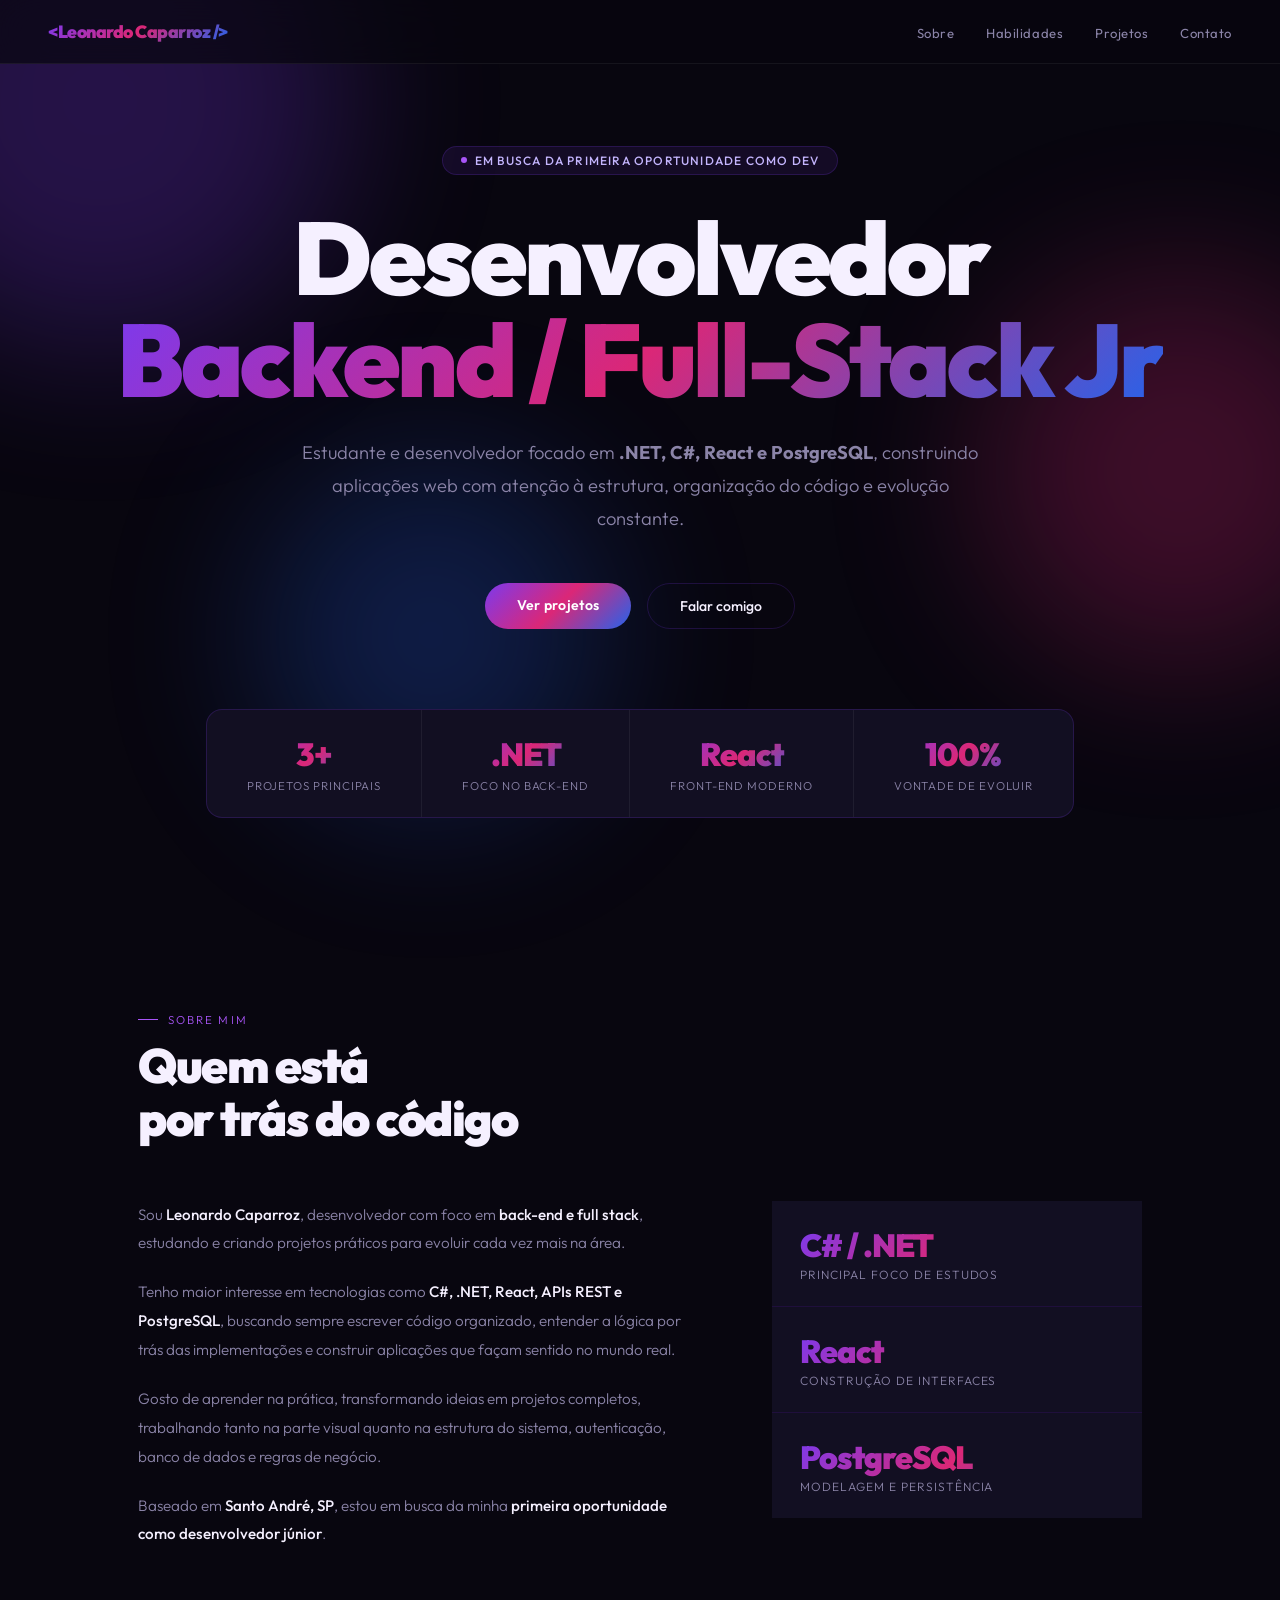
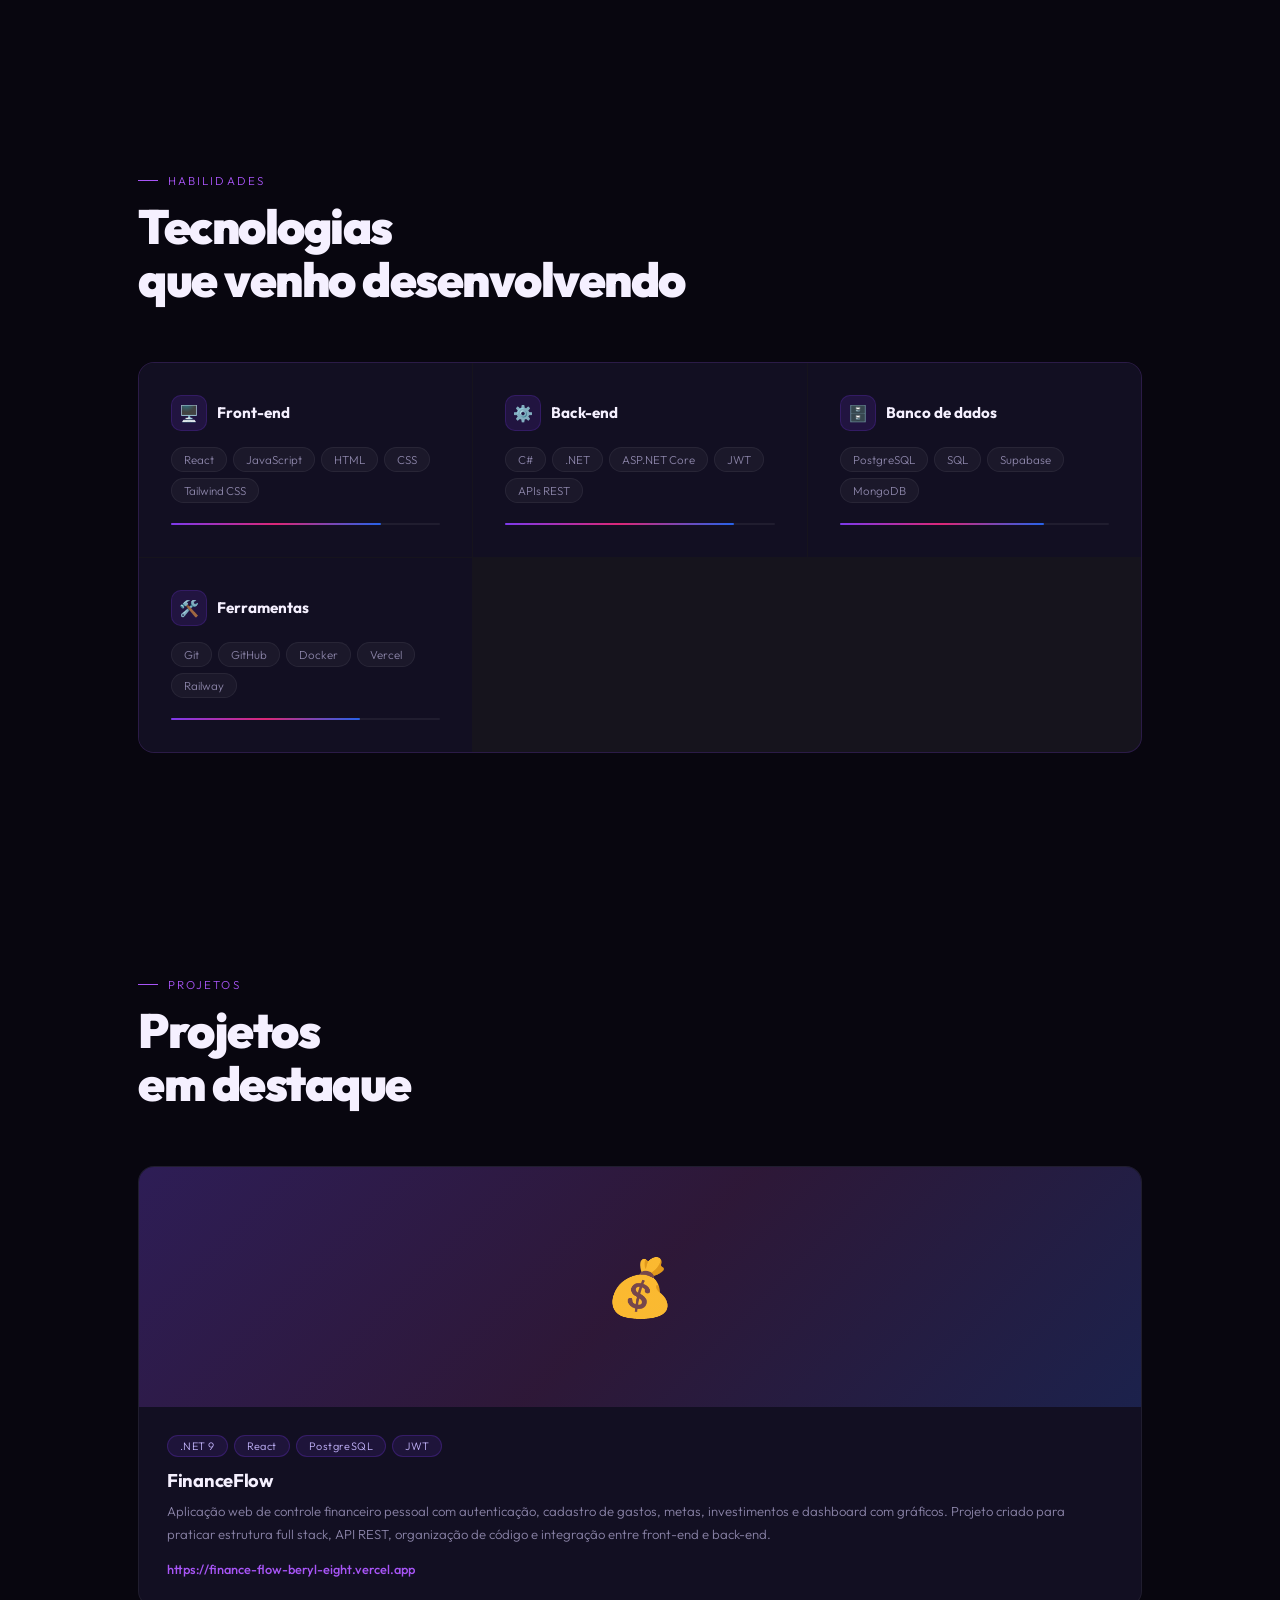
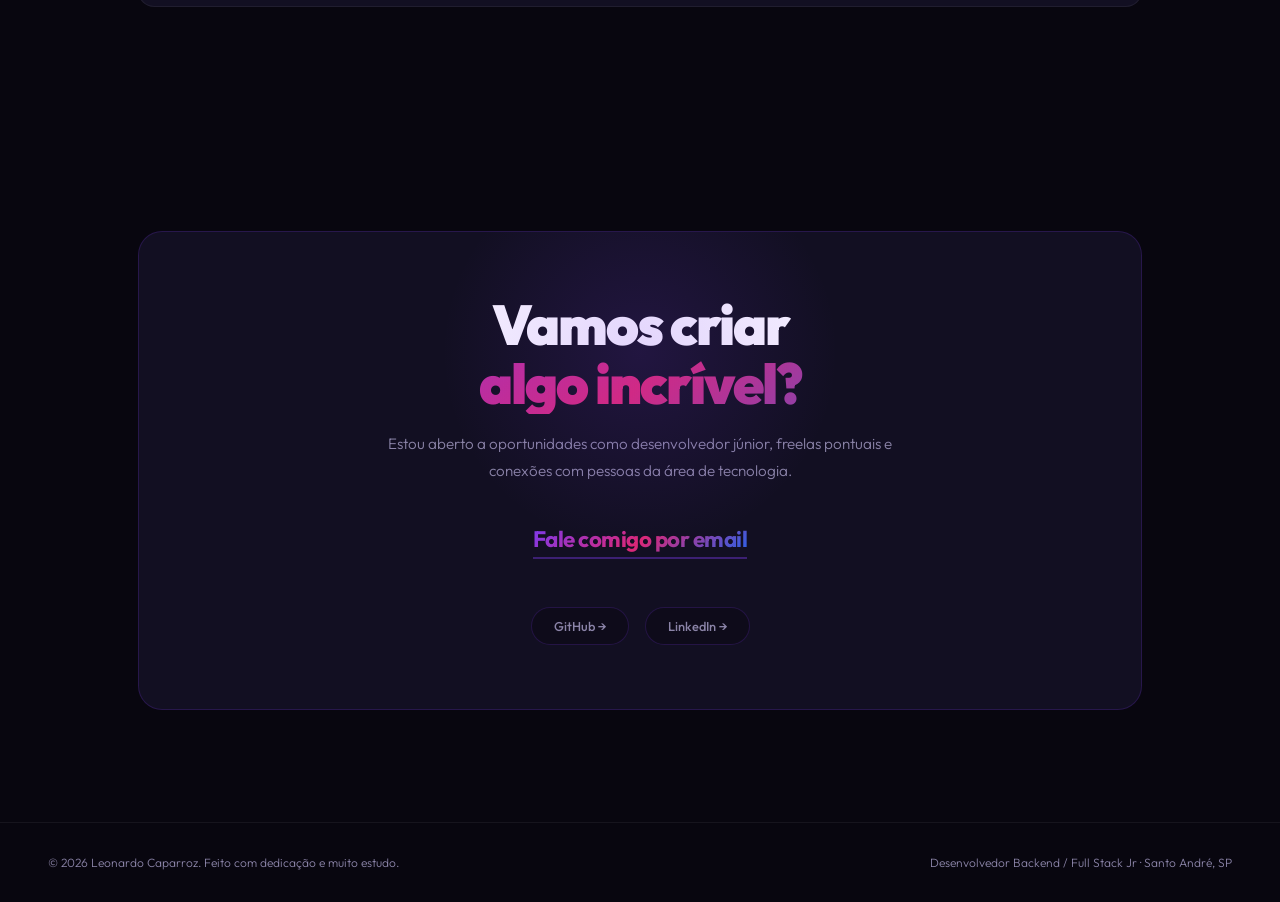
<file: portfolio.html>
<!DOCTYPE html>
<html lang="pt-BR">
<head>
<meta charset="UTF-8" />
<meta name="viewport" content="width=device-width, initial-scale=1.0" />
<title>Portfólio — Leonardo Caparroz</title>
<link href="https://fonts.googleapis.com/css2?family=Outfit:wght@300;400;500;700;900&display=swap" rel="stylesheet" />
<link rel="stylesheet" href="style.css" />
</head>
<body>

<div class="orb orb1"></div>
<div class="orb orb2"></div>
<div class="orb orb3"></div>

<nav>
  <div class="nav-logo">&lt;Leonardo Caparroz /&gt;</div>
  <ul class="nav-links">
    <li><a href="#sobre">Sobre</a></li>
    <li><a href="#habilidades">Habilidades</a></li>
    <li><a href="#projetos">Projetos</a></li>
    <li><a href="#contato">Contato</a></li>
  </ul>
</nav>

<section class="hero">
  <div class="hero-badge">
    <span class="hero-badge-dot"></span>
    Em busca da primeira oportunidade como dev
  </div>

  <h1>
    Desenvolvedor
    <span class="grad-text">Backend / Full-Stack Jr</span>
  </h1>

  <p class="hero-sub">
    Estudante e desenvolvedor focado em <strong>.NET, C#, React e PostgreSQL</strong>,
    construindo aplicações web com atenção à estrutura, organização do código
    e evolução constante.
  </p>

  <div class="hero-ctas">
    <a href="#projetos" class="btn-grad">Ver projetos</a>
    <a href="#contato" class="btn-ghost">Falar comigo</a>
  </div>

  <div class="stats-row">
    <div class="stat-box">
      <div class="stat-n">3+</div>
      <div class="stat-l">Projetos principais</div>
    </div>
    <div class="stat-box">
      <div class="stat-n">.NET</div>
      <div class="stat-l">Foco no back-end</div>
    </div>
    <div class="stat-box">
      <div class="stat-n">React</div>
      <div class="stat-l">Front-end moderno</div>
    </div>
    <div class="stat-box">
      <div class="stat-n">100%</div>
      <div class="stat-l">Vontade de evoluir</div>
    </div>
  </div>
</section>

<section class="section" id="sobre">
  <div class="s-label">Sobre mim</div>
  <h2 class="s-title">Quem está<br />por trás do código</h2>

  <div class="about-wrap">
    <div class="about-body">
      <p>
        Sou <strong>Leonardo Caparroz</strong>, desenvolvedor com foco em
        <strong>back-end e full stack</strong>, estudando e criando projetos
        práticos para evoluir cada vez mais na área.
      </p>

      <p>
        Tenho maior interesse em tecnologias como <strong>C#, .NET, React, APIs REST e PostgreSQL</strong>,
        buscando sempre escrever código organizado, entender a lógica por trás das implementações
        e construir aplicações que façam sentido no mundo real.
      </p>

      <p>
        Gosto de aprender na prática, transformando ideias em projetos completos,
        trabalhando tanto na parte visual quanto na estrutura do sistema,
        autenticação, banco de dados e regras de negócio.
      </p>

      <p>
        Baseado em <strong>Santo André, SP</strong>, estou em busca da minha
        <strong>primeira oportunidade como desenvolvedor júnior</strong>.
      </p>
    </div>

    <div class="about-cards">
      <div class="acard">
        <div class="acard-n">C# / .NET</div>
        <div class="acard-l">Principal foco de estudos</div>
      </div>
      <div class="acard">
        <div class="acard-n">React</div>
        <div class="acard-l">Construção de interfaces</div>
      </div>
      <div class="acard">
        <div class="acard-n">PostgreSQL</div>
        <div class="acard-l">Modelagem e persistência</div>
      </div>
    </div>
  </div>
</section>

<section class="section" id="habilidades">
  <div class="s-label">Habilidades</div>
  <h2 class="s-title">Tecnologias<br />que venho desenvolvendo</h2>

  <div class="skills-wrap">
    <div class="sk-card">
      <div class="sk-head">
        <div class="sk-icon">🖥️</div>
        <div class="sk-name">Front-end</div>
      </div>
      <div class="sk-items">
        <span class="sk-pill">React</span>
        <span class="sk-pill">JavaScript</span>
        <span class="sk-pill">HTML</span>
        <span class="sk-pill">CSS</span>
        <span class="sk-pill">Tailwind CSS</span>
      </div>
      <div class="sk-bar"><div class="sk-fill" style="width:78%"></div></div>
    </div>

    <div class="sk-card">
      <div class="sk-head">
        <div class="sk-icon">⚙️</div>
        <div class="sk-name">Back-end</div>
      </div>
      <div class="sk-items">
        <span class="sk-pill">C#</span>
        <span class="sk-pill">.NET</span>
        <span class="sk-pill">ASP.NET Core</span>
        <span class="sk-pill">JWT</span>
        <span class="sk-pill">APIs REST</span>
      </div>
      <div class="sk-bar"><div class="sk-fill" style="width:85%"></div></div>
    </div>

    <div class="sk-card">
      <div class="sk-head">
        <div class="sk-icon">🗄️</div>
        <div class="sk-name">Banco de dados</div>
      </div>
      <div class="sk-items">
        <span class="sk-pill">PostgreSQL</span>
        <span class="sk-pill">SQL</span>
        <span class="sk-pill">Supabase</span>
        <span class="sk-pill">MongoDB</span>
      </div>
      <div class="sk-bar"><div class="sk-fill" style="width:76%"></div></div>
    </div>

    <div class="sk-card">
      <div class="sk-head">
        <div class="sk-icon">🛠️</div>
        <div class="sk-name">Ferramentas</div>
      </div>
      <div class="sk-items">
        <span class="sk-pill">Git</span>
        <span class="sk-pill">GitHub</span>
        <span class="sk-pill">Docker</span>
        <span class="sk-pill">Vercel</span>
        <span class="sk-pill">Railway</span>
      </div>
      <div class="sk-bar"><div class="sk-fill" style="width:70%"></div></div>
    </div>
  </div>
</section>

<section class="section" id="projetos">
  <div class="s-label">Projetos</div>
  <h2 class="s-title">Projetos<br />em destaque</h2>

  <div class="proj-grid">
    <article class="pcard">
      <div class="pcard-top">💰<div class="pcard-top-grad"></div></div>
      <div class="pcard-body">
        <div class="pcard-tags">
          <span class="pcard-tag">.NET 9</span>
          <span class="pcard-tag">React</span>
          <span class="pcard-tag">PostgreSQL</span>
          <span class="pcard-tag">JWT</span>
        </div>
        <div class="pcard-title">FinanceFlow</div>
        <p class="pcard-desc">
          Aplicação web de controle financeiro pessoal com autenticação,
          cadastro de gastos, metas, investimentos e dashboard com gráficos.
          Projeto criado para praticar estrutura full stack, API REST,
          organização de código e integração entre front-end e back-end.
        </p>
        <a href="https://finance-flow-beryl-eight.vercel.app" class="pcard-link">https://finance-flow-beryl-eight.vercel.app</a>
      </div>
    </article>

    <!---<article class="pcard">
      <div class="pcard-top">📦<div class="pcard-top-grad"></div></div>
      <div class="pcard-body">
        <div class="pcard-tags">
          <span class="pcard-tag">C#</span>
          <span class="pcard-tag">.NET</span>
          <span class="pcard-tag">PostgreSQL</span>
        </div>
        <div class="pcard-title">Sistema de Controle de Estoque</div>
        <p class="pcard-desc">
          Projeto voltado para gerenciamento de produtos, categorias e estoque,
          com foco em regras de negócio, organização da arquitetura e operações
          comuns de um sistema administrativo.
        </p>
        <a href="#" class="pcard-link">Adicionar link do projeto →</a>
      </div>
    </article>
__--->
    <!---<article class="pcard">
      <div class="pcard-top">🔐<div class="pcard-top-grad"></div></div>
      <div class="pcard-body">
        <div class="pcard-tags">
          <span class="pcard-tag">React</span>
          <span class="pcard-tag">.NET</span>
          <span class="pcard-tag">Docker</span>
        </div>
        <div class="pcard-title">Projeto com autenticação e ambiente containerizado</div>
        <p class="pcard-desc">
          Projeto desenvolvido para aprofundar conhecimentos em autenticação,
          integração entre serviços e ambiente de desenvolvimento com Docker,
          reforçando conceitos importantes de aplicações modernas.
        </p>
        <a href="#" class="pcard-link">Adicionar link do projeto →</a>
      </div>
    </article>
__--->
  </div>
</section>

<section class="section" id="contato">
  <div class="contact-wrap">
    <div class="contact-title">
      Vamos criar<br /><span class="grad-text">algo incrível?</span>
    </div>

    <p class="contact-sub">
      Estou aberto a oportunidades como desenvolvedor júnior, freelas pontuais
      e conexões com pessoas da área de tecnologia.
    </p>

    <a href="https://mail.google.com/mail/?view=cm&to=leonardocaparroz05@gmail.com&su=Contato pelo portfólio&body=Olá Leonardo, vi seu portfólio e gostaria de falar com você." 
    target="_blank" 
    class="contact-email">
  Fale comigo por email
</a>

    <div class="contact-socials">
      <a href="https://github.com/derretido" class="social-link" aria-label="GitHub">GitHub →</a>
      <a href="https://www.linkedin.com/in/leonardo-caparroz-079082271" class="social-link" aria-label="LinkedIn">LinkedIn →</a>
    </div>
  </div>
</section>

<footer>
  <span>© 2026 Leonardo Caparroz. Feito com dedicação e muito estudo.</span>
  <span>Desenvolvedor Backend / Full Stack Jr · Santo André, SP</span>
</footer>

</body>
</html>
</file>
<file: style.css>
*,*::before,*::after{box-sizing:border-box;margin:0;padding:0}
:root{
    --bg:#08060f;--bg2:#0e0b1a;--card:#120f22;--card2:#1a1630;
    --grad:linear-gradient(135deg,#7c3aed,#db2777,#2563eb);
    --grad2:linear-gradient(135deg,#7c3aed 0%,#db2777 50%,#2563eb 100%);
    --text:#f5f0ff;--muted:#8b84a8;
    --border:rgba(124,58,237,0.2);--border2:rgba(255,255,255,0.06);
}
html{scroll-behavior:smooth}
body{background:var(--bg);color:var(--text);font-family:'Outfit',sans-serif;font-weight:300;overflow-x:hidden}

/* Background & Nav */
.orb{position:fixed;border-radius:50%;pointer-events:none;z-index:0;filter:blur(80px);opacity:0.25}
.orb1{width:500px;height:500px;background:#7c3aed;top:-150px;left:-150px}
.orb2{width:400px;height:400px;background:#db2777;top:30%;right:-100px}
.orb3{width:350px;height:350px;background:#2563eb;bottom:10%;left:20%}

nav{position:fixed;inset:0 0 auto 0;z-index:100;display:flex;justify-content:space-between;align-items:center;padding:1.25rem 3rem;background:rgba(8,6,15,0.7);backdrop-filter:blur(20px);border-bottom:1px solid var(--border2)}
.nav-logo{font-weight:900;font-size:1.1rem;letter-spacing:-0.5px;background:var(--grad);-webkit-background-clip:text;-webkit-text-fill-color:transparent;background-clip:text}
.nav-links{display:flex;gap:2rem;list-style:none}
.nav-links a{color:var(--muted);text-decoration:none;font-size:0.82rem;font-weight:400;letter-spacing:0.04em;transition:0.2s}
.nav-links a:hover{color:var(--text)}

/* Hero Section */
.hero{min-height:100vh;display:flex;flex-direction:column;justify-content:center;align-items:center;text-align:center;padding:8rem 2rem 4rem;position:relative;z-index:1}
.hero-badge{display:inline-flex;align-items:center;gap:8px;padding:6px 18px;border-radius:100px;margin-bottom:2rem;border:1px solid var(--border);background:rgba(124,58,237,0.1);font-size:0.75rem;font-weight:500;letter-spacing:0.1em;text-transform:uppercase;color:#c4b5fd}
.hero-badge-dot{width:6px;height:6px;border-radius:50%;background:#a855f7;animation:pulse 2s infinite;display:inline-block}
@keyframes pulse{0%,100%{opacity:1}50%{opacity:0.3}}

.hero h1{font-size:clamp(3rem,8vw,6.5rem);font-weight:900;line-height:1;letter-spacing:-3px;margin-bottom:1.5rem}
.grad-text{background:var(--grad2);-webkit-background-clip:text;-webkit-text-fill-color:transparent;background-clip:text;display:block}
.hero-sub{font-size:clamp(1rem,2vw,1.15rem);color:var(--muted);max-width:700px;line-height:1.8;margin-bottom:3rem}

.hero-ctas{display:flex;gap:1rem;justify-content:center;flex-wrap:wrap;margin-bottom:5rem}
.btn-grad,.btn-ghost{padding:13px 32px;border-radius:100px;cursor:pointer;font-family:inherit;font-size:0.88rem;transition:0.2s,transform 0.15s;text-decoration:none}
.btn-grad{border:none;font-weight:600;background:var(--grad);color:#fff;letter-spacing:0.02em}
.btn-ghost{font-weight:500;background:transparent;color:var(--text);border:1px solid var(--border)}
.btn-grad:hover,.btn-ghost:hover{transform:translateY(-2px);opacity:0.9}
.btn-ghost:hover{border-color:rgba(124,58,237,0.6)}

/* Stats & Sections */
.stats-row{display:flex;border:1px solid var(--border);border-radius:16px;overflow:hidden;background:var(--card);width:fit-content;margin:0 auto}
.stat-box{padding:1.5rem 2.5rem;text-align:center;border-right:1px solid var(--border2)}
.stat-box:last-child{border-right:none}
.stat-n{font-size:2rem;font-weight:900;letter-spacing:-1px;background:var(--grad);-webkit-background-clip:text;-webkit-text-fill-color:transparent;background-clip:text}
.stat-l{font-size:0.72rem;color:var(--muted);letter-spacing:0.08em;text-transform:uppercase;margin-top:4px}

.section{max-width:1100px;margin:0 auto;padding:7rem 3rem;position:relative;z-index:1}
.s-label{font-size:0.72rem;color:#a855f7;letter-spacing:0.18em;text-transform:uppercase;margin-bottom:0.75rem;display:flex;align-items:center;gap:10px}
.s-label::before{content:'';width:20px;height:1px;background:#a855f7}
.s-title{font-size:clamp(2rem,4vw,3rem);font-weight:900;letter-spacing:-1.5px;margin-bottom:3.5rem;line-height:1.1}

/* Grid & Cards */
.about-wrap{display:grid;grid-template-columns:3fr 2fr;gap:5rem;align-items:start}
.about-body{color:var(--muted);font-size:0.95rem;line-height:1.9}
.about-body p+p{margin-top:1.25rem}
.about-body strong{color:var(--text);font-weight:500}
.about-cards{display:flex;flex-direction:column;gap:1px;background:var(--border)}
.acard{background:var(--card);padding:1.5rem 1.75rem;transition:0.2s}
.acard:hover,.sk-card:hover{background:var(--card2)}
.acard-n{font-size:2rem;font-weight:900;letter-spacing:-1px;background:var(--grad);-webkit-background-clip:text;-webkit-text-fill-color:transparent;background-clip:text}
.acard-l{font-size:0.75rem;color:var(--muted);text-transform:uppercase;letter-spacing:0.08em;margin-top:2px}

.skills-wrap{display:grid;grid-template-columns:repeat(auto-fill,minmax(260px,1fr));gap:1px;background:var(--border2);border:1px solid var(--border);border-radius:16px;overflow:hidden}
.sk-card{background:var(--card);padding:2rem;transition:0.2s}
.sk-head{display:flex;align-items:center;gap:10px;margin-bottom:1rem}
.sk-icon{width:36px;height:36px;border-radius:10px;display:flex;align-items:center;justify-content:center;font-size:1rem;background:rgba(124,58,237,0.15);border:1px solid var(--border)}
.sk-name{font-weight:700;font-size:0.95rem}
.sk-items{display:flex;flex-wrap:wrap;gap:6px}
.sk-pill{font-size:0.72rem;padding:4px 12px;border-radius:100px;background:rgba(255,255,255,0.04);border:1px solid var(--border2);color:var(--muted)}
.sk-bar{margin-top:1.25rem;height:2px;background:var(--border2);border-radius:2px}
.sk-fill{height:100%;border-radius:2px;background:var(--grad)}

/* Projects */
.proj-grid {display: flex; flex-direction: column; gap: 1.5rem;}
.pcard {background: var(--card); border: 1px solid var(--border2); border-radius: 16px; overflow: hidden; transition: 0.25s; width: 100%;}
.pcard:hover {border-color: var(--border); transform: translateY(-5px);}
.pcard-top {height: 240px; background: var(--card2); display: flex; align-items: center; justify-content: center; font-size: 3.5rem; position: relative; overflow: hidden;}
.pcard-top-grad {position: absolute; inset: 0; background: linear-gradient(135deg, rgba(124,58,237,0.2), rgba(219,39,119,0.1), rgba(37,99,235,0.15));}
.pcard-body {padding: 1.75rem;}
.pcard-tags {display: flex; flex-wrap: wrap; gap: 6px; margin-bottom: 0.75rem;}
.pcard-tag {font-size: 0.68rem; padding: 3px 12px; border-radius: 100px; background: rgba(124,58,237,0.12); color: #c4b5fd; border: 1px solid rgba(124,58,237,0.25); letter-spacing: 0.04em;}
.pcard-title {font-size: 1.15rem; font-weight: 700; letter-spacing: -0.3px; margin-bottom: 0.5rem;}
.pcard-desc {font-size: 0.82rem; color: var(--muted); line-height: 1.75;}
.pcard-link {display: inline-flex; align-items: center; gap: 6px; margin-top: 1rem; font-size: 0.8rem; font-weight: 500; color: #a855f7; text-decoration: none; transition: 0.2s;}
.pcard:hover .pcard-link {gap: 10px;}

/* Contact & Footer */
.contact-wrap{background:var(--card);border:1px solid var(--border);border-radius:24px;padding:4rem;text-align:center;position:relative;overflow:hidden}
.contact-wrap::before{content:'';position:absolute;top:-80px;left:50%;transform:translateX(-50%);width:400px;height:400px;border-radius:50%;background:radial-gradient(circle,rgba(124,58,237,0.15) 0%,transparent 70%);pointer-events:none}
.contact-title{font-size:clamp(2rem,5vw,3.5rem);font-weight:900;letter-spacing:-2px;margin-bottom:1rem;line-height:1.05}
.contact-sub{font-size:0.95rem;color:var(--muted);max-width:520px;margin:0 auto 2.5rem;line-height:1.8}
.contact-email{display:inline-block;font-size:clamp(1rem,2.5vw,1.4rem);font-weight:700;background:var(--grad);-webkit-background-clip:text;-webkit-text-fill-color:transparent;background-clip:text;text-decoration:none;margin-bottom:3rem;letter-spacing:-0.5px;border-bottom:2px solid rgba(124,58,237,0.4);padding-bottom:4px}
.contact-socials{display:flex;justify-content:center;gap:1rem;flex-wrap:wrap}
.social-link{display:inline-flex;align-items:center;gap:8px;padding:10px 22px;border:1px solid var(--border);border-radius:100px;color:var(--muted);text-decoration:none;font-size:0.8rem;font-weight:500;background:var(--bg2);transition:0.2s,transform 0.15s}
.social-link:hover{border-color:rgba(168,85,247,0.5);color:#c4b5fd;transform:translateY(-2px)}

footer{border-top:1px solid var(--border2);padding:2rem 3rem;display:flex;justify-content:space-between;font-size:0.75rem;color:var(--muted);position:relative;z-index:1}

/* Feedback System */
.feedback-btn {position:fixed;bottom:30px;right:30px;padding:14px 22px;border-radius:100px;border:1px solid var(--border);background:var(--card);color:var(--text);font-family:inherit;font-size:0.85rem;font-weight:500;cursor:pointer;z-index:999;transition:0.25s;box-shadow:0 10px 30px rgba(0,0,0,0.3)}
.feedback-btn:hover {transform:translateY(-3px);border-color:rgba(124,58,237,0.6);color:#c4b5fd}

.feedback-modal {display:none;position:fixed;inset:0;z-index:9999;background:rgba(8,6,15,0.85);backdrop-filter:blur(12px);align-items:center;justify-content:center}
.feedback-content {background:#111;padding:2.5rem;border-radius:24px;border:1px solid rgba(255,255,255,0.1);width:90%;max-width:450px;position:relative;box-shadow:0 20px 50px rgba(0,0,0,0.5);animation:fadeIn 0.3s ease}
@keyframes fadeIn {from{opacity:0;transform:translateY(15px) scale(0.98)}to{opacity:1;transform:translateY(0) scale(1)}}

.close-feedback {position:absolute;top:12px;right:16px;font-size:22px;color:var(--muted);cursor:pointer;transition:0.2s}
.close-feedback:hover {color:var(--text)}
.feedback-content input,.feedback-content textarea {width:100%;background:var(--bg2);border:1px solid var(--border2);border-radius:12px;padding:12px 14px;margin-bottom:12px;color:var(--text);font-family:inherit;font-size:0.85rem;transition:0.2s}
.feedback-content input:focus,.feedback-content textarea:focus {outline:none;border-color:#7c3aed}
.feedback-content textarea {min-height:100px;resize:none}

.feedback-list {display:grid;gap:1rem;margin-top:2rem}
.feedback-item {background:rgba(255,255,255,0.03);padding:1.2rem;border-radius:16px;border:1px solid rgba(255,255,255,0.05);transition:0.3s}
.feedback-item:hover {background:rgba(255,255,255,0.06);border-color:var(--border);transform:translateY(-2px)}
.feedback-item strong {color:#8b5cf6;display:block;margin-bottom:5px;font-size:0.9rem}
.feedback-item p {color:var(--muted);font-size:0.8rem;line-height:1.5}

.lang-switcher {display:flex;gap:10px;align-items:center}
.lang-btn {background:rgba(255,255,255,0.08);border:1px solid rgba(255,255,255,0.15);border-radius:12px;padding:8px 10px;cursor:pointer;font-size:1.2rem;transition:0.25s;backdrop-filter:blur(10px)}
.lang-btn:hover {transform:translateY(-2px) scale(1.05)}
.lang-btn.active {border-color:#8b5cf6;box-shadow:0 0 0 2px rgba(139,92,246,0.25)}
.hidden {display:none !important}

/* Mobile Adjustments */
@media(max-width:768px){
    nav{padding:1rem 1.5rem}
    .nav-links{display:none}
    .section{padding:4rem 1.5rem}
    .about-wrap,.proj-grid,.stats-row{grid-template-columns:1fr;display:flex;flex-direction:column}
    .stats-row{width:100%}
    .stat-box{border-right:none;border-bottom:1px solid var(--border2)}
    .contact-wrap{padding:2.5rem 1.5rem}
    footer{flex-direction:column;gap:0.5rem;padding:1.5rem}
    .feedback-btn{bottom:20px;right:20px;padding:12px 18px}
}
</file>
